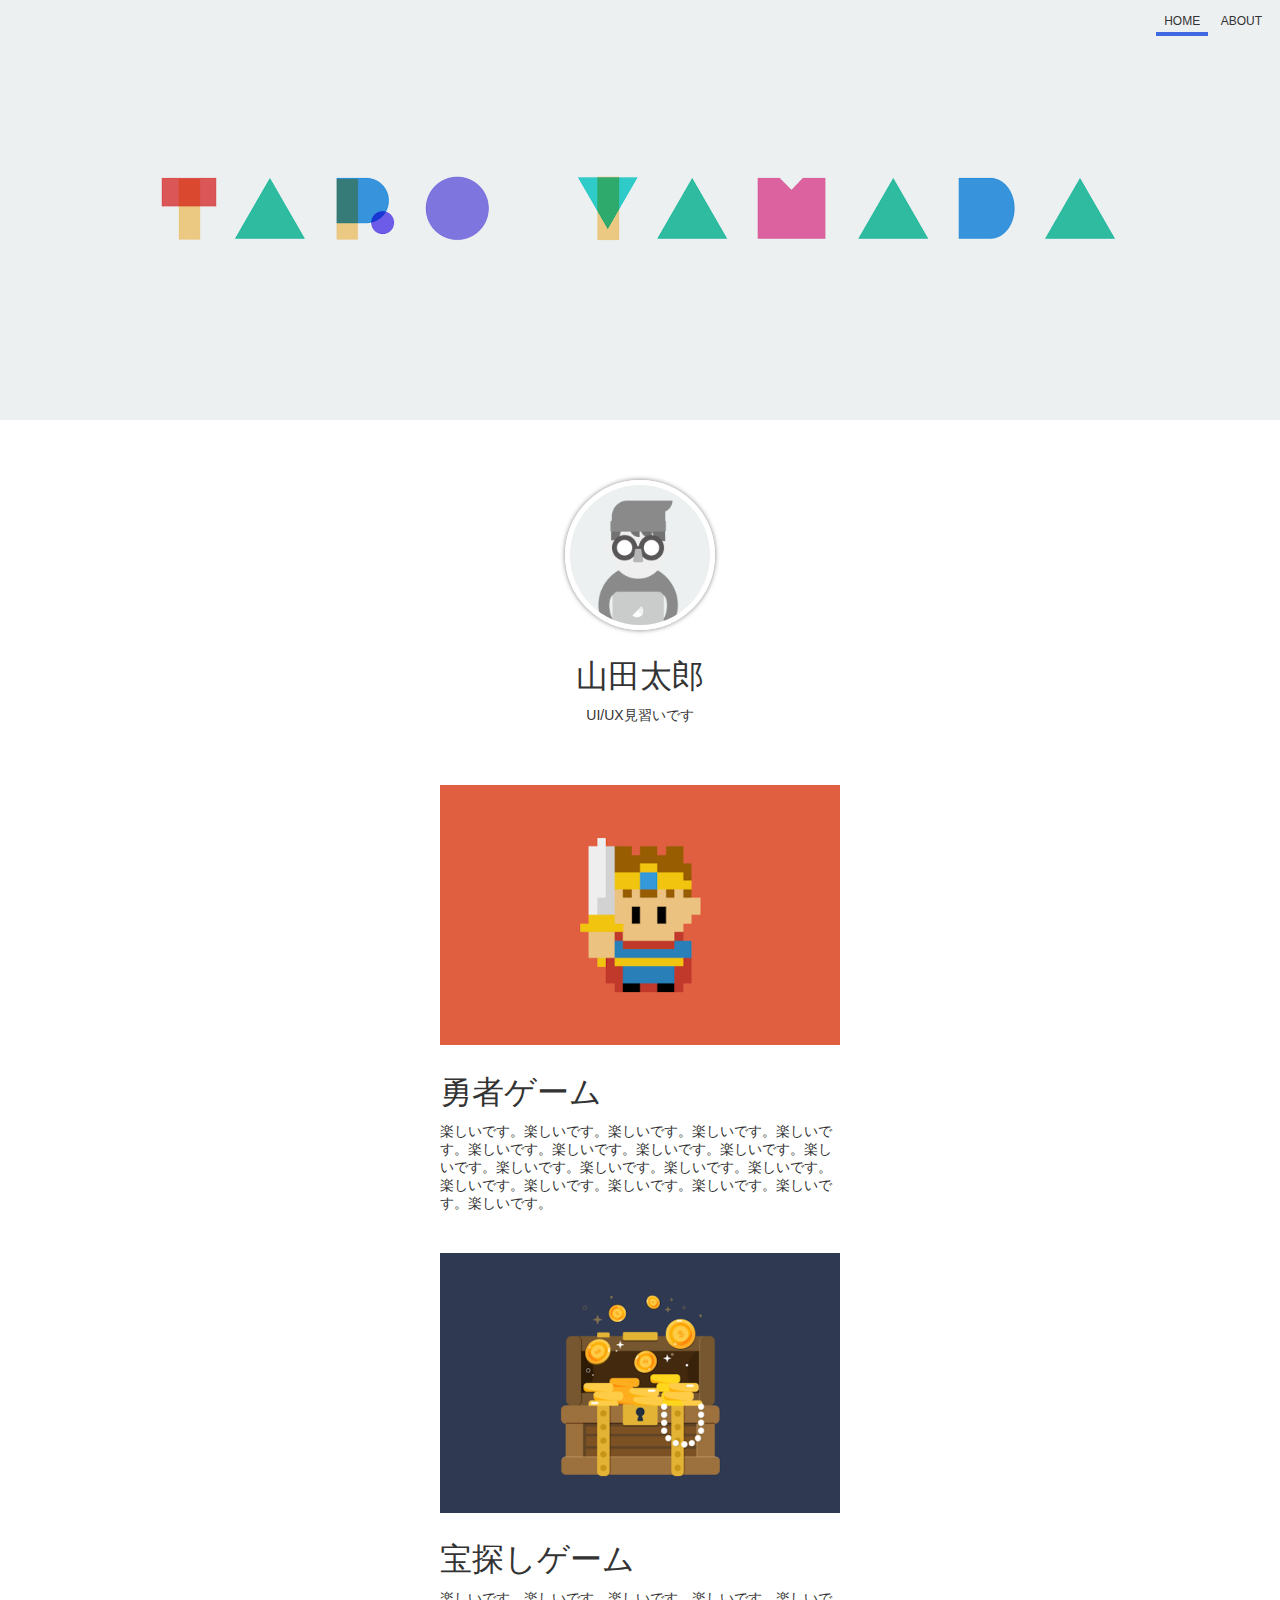
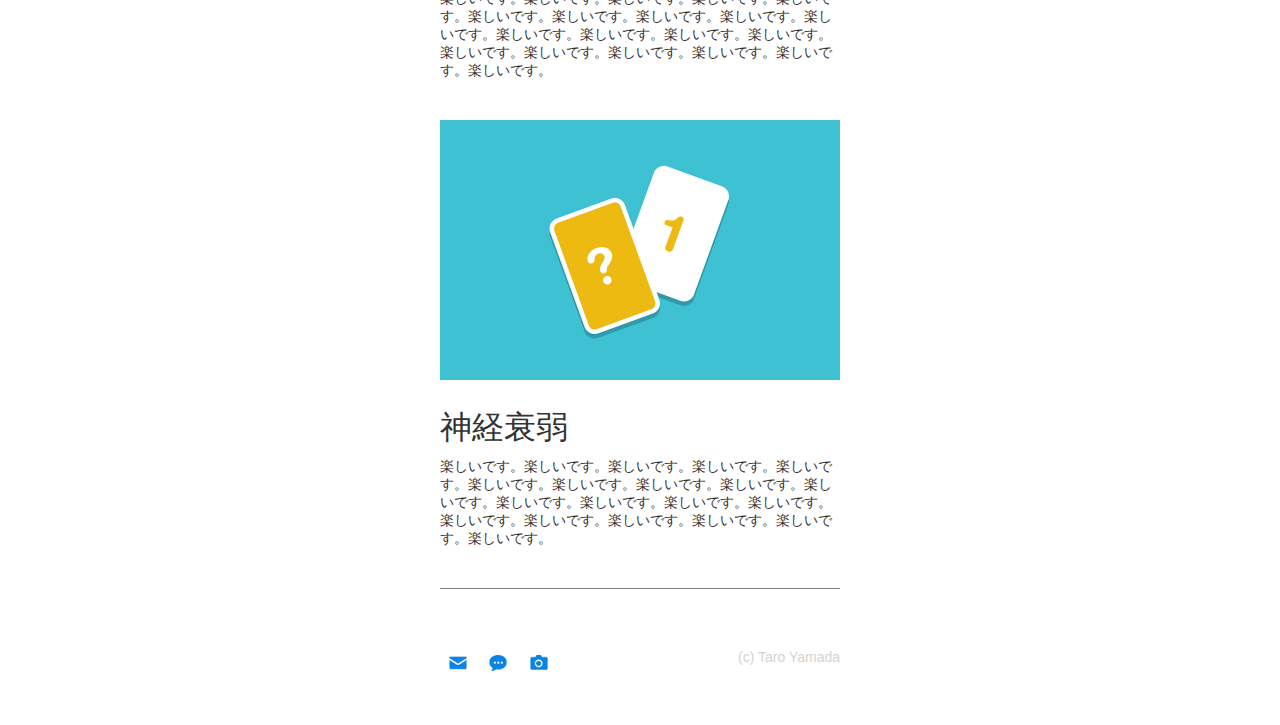
<file: index.html>
<!DOCTYPE html>
<html lang="ja" dir="ltr">
  <head>
    <meta charset="utf-8">
    <title>太郎サイト222</title>
    <link rel="icon" href="favicon.ico">
    <meta name="description" content="太郎のサイトです。">
    <!-- <style>
      h1 {
        color:red;
      }
    </style> -->
    <link rel="stylesheet" href="css/styles.css">
  </head>

  <body>
    <header>
      <nav>
        <ul>
          <li class="current">
            <a href="index.html">
              HOME
            </a>
          </li>
          <li>
           <a href="about.html">
             ABOUT
           </a>
          </li>
        </ul>
      </nav>
    </header>

    <section>
      <img src="img/taro.png" wirth="140" height="140" alt="太郎のアイコン" class="icon">
      <h1>山田太郎</h1>
      <p>UI/UX見習いです</p>

      <div class="works">
        <section>
          <img src="img/work1.png" wirth="400" height="260" alt="勇者ゲーム">
          <h1>勇者ゲーム</h1>
          <p>楽しいです。楽しいです。楽しいです。楽しいです。楽しいです。楽しいです。楽しいです。楽しいです。楽しいです。楽しいです。楽しいです。楽しいです。楽しいです。楽しいです。楽しいです。楽しいです。楽しいです。楽しいです。楽しいです。楽しいです。</p>
        </section>

        <section>
          <img src="img/work2.png" wirth="400" height="260" alt="宝探しゲーム">
          <h1>宝探しゲーム</h1>
          <p>楽しいです。楽しいです。楽しいです。楽しいです。楽しいです。楽しいです。楽しいです。楽しいです。楽しいです。楽しいです。楽しいです。楽しいです。楽しいです。楽しいです。楽しいです。楽しいです。楽しいです。楽しいです。楽しいです。楽しいです。</p>
        </section>

        <section>
          <img src="img/work3.png" wirth="400" height="260" alt="神経衰弱">
          <h1>神経衰弱</h1>
          <p>楽しいです。楽しいです。楽しいです。楽しいです。楽しいです。楽しいです。楽しいです。楽しいです。楽しいです。楽しいです。楽しいです。楽しいです。楽しいです。楽しいです。楽しいです。楽しいです。楽しいです。楽しいです。楽しいです。楽しいです。</p>
        </section>
      </div>
    </section>

    <footer>
      <ul>
        <li>
          <a href="mailto:baske000628@gmail.com" target="_blank">
           <img src="img/mail.png" wirth="20" height="20" alt="メール送信へ">
          </a>
        </li>
        <li>
          <a href="https://dotinstall.com/" target="_blank">
           <img src="img/blog.png" wirth="20" height="20" alt="ブログへ">
          </a>
        </li>
        <li>
          <a href="">
           <img src="img/photos.png" wirth="20" height="20" alt="写真へ">
         </a>
         </li>
      </ul>


      <p>(c) Taro Yamada</p>
    </footer>
  </body>
</html>
</file>
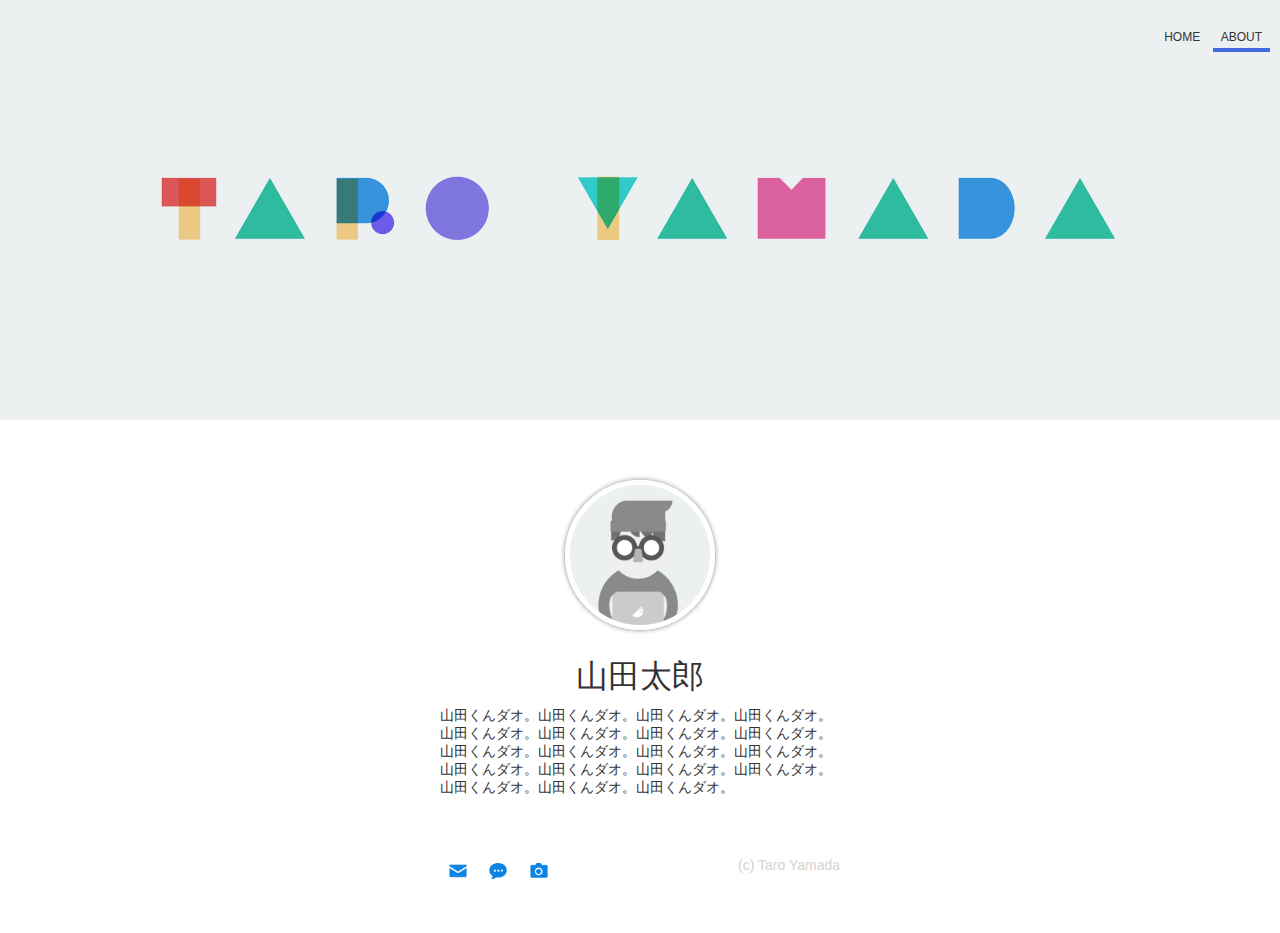
<file: about.html>
<!DOCTYPE html>
<html lang="ja" dir="ltr">
  <head>
    <meta charset="utf-8">
    <title>山田太郎について</title>
    <link rel="icon" href="favicon.ico">
    <meta name="description" content="山田太郎についてです。">
    <link rel="stylesheet" href="css/styles.css">
  </head>
  <body>
    <header>
      <nav>
        <ol>
          <li>
            <a href="index.html">
              HOME
            </a>
          </li>
          <li class="current">
           <a href="about.html">
             ABOUT
           </a>
          </li>
        </ol>
      </nav>
    </header>

    <section class="about">
      <img src="img/taro.png" wirth="140" height="140" alt="太郎のアイコン" class="icon">
      <h1>山田太郎</h1>
      <p>山田くんダオ。山田くんダオ。山田くんダオ。山田くんダオ。山田くんダオ。山田くんダオ。山田くんダオ。山田くんダオ。山田くんダオ。山田くんダオ。山田くんダオ。山田くんダオ。山田くんダオ。山田くんダオ。山田くんダオ。山田くんダオ。山田くんダオ。山田くんダオ。山田くんダオ。</p>
    </section>

    <footer>
      <ul>
        <li>
          <a href="mailto:baske000628@gmail.com" target="_blank">
            <img src="img/mail.png" wirth="20" height="20" alt="メール送信へ">
          </a>
        </li>
        <li>
          <a href="https://dotinstall.com/" target="_blank">
           <img src="img/blog.png" wirth="20" height="20" alt="ブログへ">
          </a>
        </li>
        <li>
          <a href="">
           <img src="img/photos.png" wirth="20" height="20" alt="写真へ">
         </a>
         </li>
      </ul>


      <p>(c) Taro Yamada</p>
    </footer>
  </body>
</html>
</file>
<file: css/styles.css>
body {
  color:red;
  color: #333;
  font-family:  Verdana, sans-serif;
  margin: 0;
}

header{
    background-color: pink;
    text-align: right;
    padding: 10px;
    background-image:  url(../img/header.png);
    height: 400px;
    background-size: cover;
    background-position: 50% 50%;
    margin-bottom: 60px;
}

.current{
  border-bottom: 4px solid royalblue;
}

header ul{
  margin: 0;
  list-style-type: none;
  padding-left: 0;
}

header li{
  display: inline-block;
  padding: 4px 8px;
  font-size: 12px;
}

header li > a{
  text-decoration: none;
  color: inherit;
}

header li > a:hover{
  color: royalblue;
}

section{
  text-align: center;
}

section h1{
  font-weight: normal;
  margin-bottom: 8px;
}

section p{
  margin-top: 0;
  font-size: 14px;
}

.icon{
  /* border-radius: 70px; */
  border-radius: 50%;
  border-color: white;
  border-width: 5px;
  border-style: solid;
  /* box-shadow: x y blur  color */
  box-shadow: 0 0 5px gray;
}

.works{
  width: 400px;
  margin: 60px auto;
  border-bottom:  1px solid gray;
}

.works section{
  margin-bottom: 40px;
}

.works h1,
.works p{
  text-align: left;
}

footer{
  width: 400px;
  margin: 0 auto 60px;
}

footer ul{
  margin: 0;
  list-style-type: none;
  padding-left: 0;
  float: left;
}

footer li{
  display: inline-block;
  padding: 4px 8px;
  font-size: 12px;
}

footer li > a{
  text-decoration: none;
  color: inherit;
}

footer li > a:hover{
  opacity: 0.6;
}

footer p{
  color: lightgray;
  font-size: 14px;
  text-align: right;
}

.about{
  width: 400px;
  margin: 0 auto 60px;
}

.about p{
  text-align: left;
}
</file>
